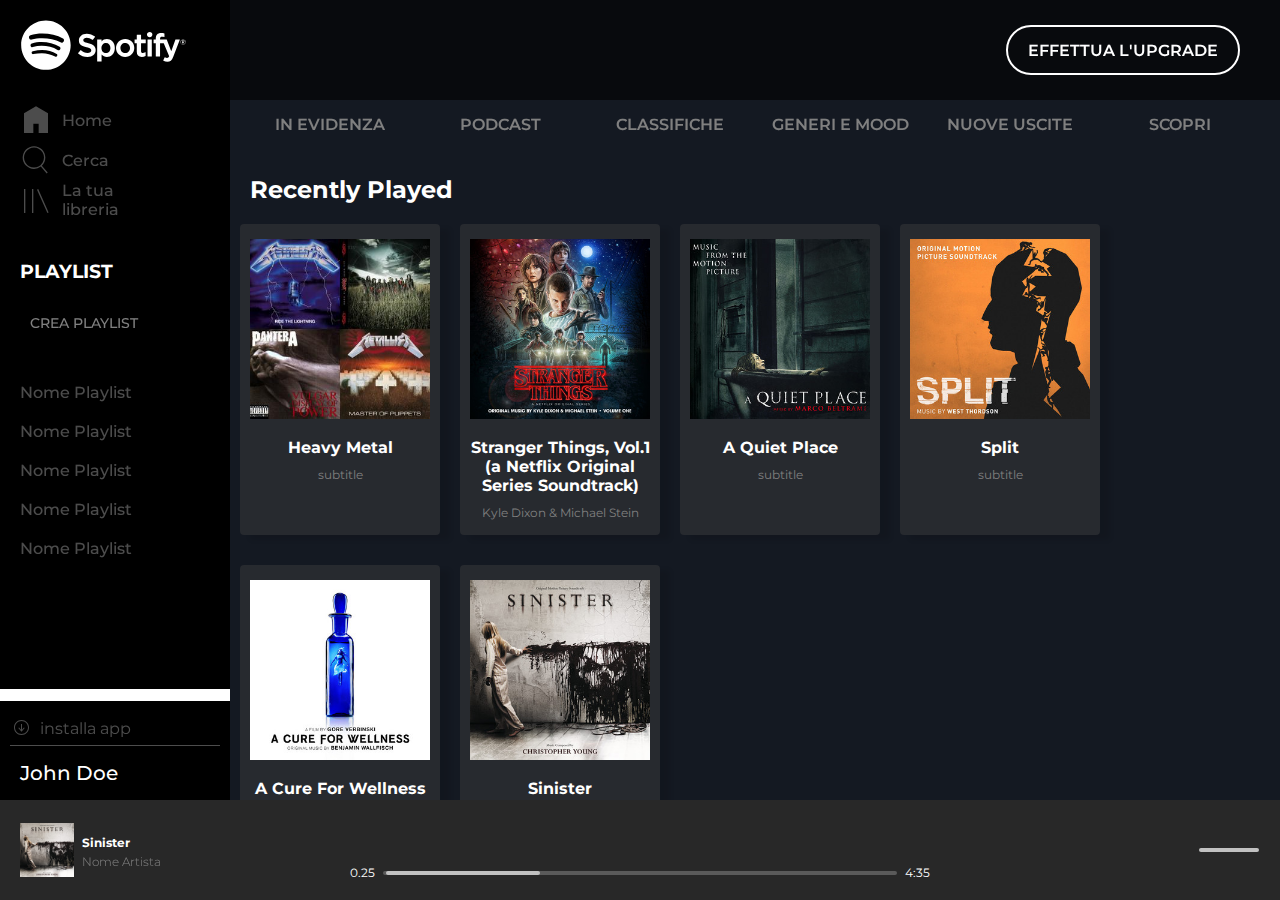
<file: index.html>
<!DOCTYPE html>
<html lang="en">
<head>
    <meta charset="UTF-8">
    <meta http-equiv="X-UA-Compatible" content="IE=edge">
    <meta name="viewport" content="width=device-width, initial-scale=1.0">
    <link rel="shortcut icon" type="image/png" href="img/favicon.ico">

    <title>Spotify</title>
    <link rel="stylesheet" href="css/framework.css">
    <link rel="stylesheet" href="css/style.css">
    <link rel="preconnect" href="https://fonts.gstatic.com">
    <link href="https://fonts.googleapis.com/css2?family=Montserrat:ital,wght@0,100;0,200;0,300;0,400;0,500;0,600;0,700;0,800;0,900;1,100;1,200;1,300;1,400;1,500;1,600;1,700;1,800;1,900&display=swap" rel="stylesheet">
    <link rel="stylesheet" href="https://cdnjs.cloudflare.com/ajax/libs/font-awesome/5.15.3/css/all.min.css" integrity="sha512-iBBXm8fW90+nuLcSKlbmrPcLa0OT92xO1BIsZ+ywDWZCvqsWgccV3gFoRBv0z+8dLJgyAHIhR35VZc2oM/gI1w==" crossorigin="anonymous" />
</head>
<body>
    <div class="container">
        <main>
            <div class="row">

                <!-- side navbar -->
                <div class=" row flex-col between-xs nav nav-xs">
                    <nav class="row flex-col no-wrapper-xs start-xs">
                        <!-- logo -->
                        <a href="#" class="box" id="logo">
                            <img src="img/logo.svg" alt="">
                        </a>
                        <a href="#" class="box" id="logo-xs">
                            <img src="img/logo-small.svg" alt="">
                        </a>

                        <!-- links -->
                        <div class="row flex-col">
                            <a href="#" class="nav-link dark-filter30"><img src="img/home.svg" alt=""><span class="side-xs">Home</span></a>
                            <a href="#" class="nav-link dark-filter30"><img src="img/search.svg" alt=""><span class="side-xs">Cerca</span></a>
                            <a href="#" class="nav-link dark-filter30"><img src="img/libreria.svg" alt=""><span class="side-xs">La tua libreria</span></a>
                        </div>

                        <!-- playlist -->
                        <div class="playlist side-xs">
                            <h3>playlist</h3>
                            <a href="#" class=" dark-filter50 new-playlist middle-xs">
                                <i class=" fas fa-plus-square"></i>
                                <span class="">crea playlist</span>
                            </a>
                        </div>
                        <div class="scrollable side-xs">
                            <ul class="pl-list row flex-col">
                                <li><a class="dark-filter30" href="">Nome Playlist</a></li>
                                <li><a class="dark-filter30" href="">Nome Playlist</a></li>
                                <li><a class="dark-filter30" href="">Nome Playlist</a></li>
                                <li><a class="dark-filter30" href="">Nome Playlist</a></li>
                                <li><a class="dark-filter30" href="">Nome Playlist</a></li>
                                <li><a class="dark-filter30" href="">Nome Playlist</a></li>
                                <li><a class="dark-filter30" href="">Nome Playlist</a></li>
                                <li><a class="dark-filter30" href="">Nome Playlist</a></li>
                                <li><a class="dark-filter30" href="">Nome Playlist</a></li>
                                <li><a class="dark-filter30" href="">Nome Playlist</a></li>
                                <li><a class="dark-filter30" href="">Nome Playlist</a></li>
                                <li><a class="dark-filter30" href="">Nome Playlist</a></li>
                                <li><a class="dark-filter30" href="">Ultima Playlist</a></li>

                            </ul>
                        </div>
                    </nav>

                    <!-- nav foot -->
                    <div class="nav-foot">
                        <div href="#" class="download ">
                            <a href="#" class="row dark-filter30">
                                <img src="img/download.svg" alt="">
                                <span href="#" class="side-xs">installa app</span href="#">
                            </a>
                        </div>
                        <div class="user row">
                            <i class="fas fa-user-circle"></i>
                            <span class="side-xs">John Doe</span>
                        </div>
                    </div>
                </div>
                <!-- fine side navbar -->

                <!-- main body  -->
                <div  class="">
                    <!-- call to action -->
                    <div class="main-box">
                        <div class="row top-bar top-bar-xs">
                            <div class="box">
                                <div class="row call-to-action center-xs end-md">
                                    <a href="#" class="end-xs btn-cta">effettua l'upgrade</a>
                                </div>
                            </div>
                        </div>
                        <!-- fine call to action -->
                        <!-- inizio corpo pagina -->
                        <div class="container-fluid">
                            <div class="content">
                                <!-- categorie -->
                                <div class="row around-sm  around-md center-xs center-lg wrapper-xs wrapper-sm">
                                    <div class="categoria col-xs-12 col-md-2 col-lg-1 dark-filter50">
                                        <a href="#">in evidenza</a>
                                        <div class="sub"></div>
                                    </div>
                                    <div class="categoria dark-filter50 col-xs-12 col-md-2 col-lg-1 ">
                                        <a href="#">podcast</a>
                                        <div class="sub"></div>
                                    </div>
                                    <div class="categoria dark-filter50 col-xs-12 col-md-2 col-lg-1">
                                        <a href="#">classifiche</a>
                                        <div class="sub"></div>
                                    </div>
                                    <div class="categoria dark-filter50 col-xs-12 col-md-2 col-lg-1">
                                        <a href="#">generi e mood</a>
                                        <div class="sub"></div>
                                    </div>
                                    <div class="categoria dark-filter50 col-xs-12 col-md-2 col-lg-1">
                                        <a href="#">nuove uscite</a>
                                        <div class="sub"></div>
                                    </div>
                                    <div class="categoria dark-filter50 col-xs-12 col-md-2 col-lg-1">
                                        <a href="#">scopri</a>
                                        <div class="sub"></div>
                                    </div>
                                </div>
                                <!-- fine categorie -->
                                <!-- inizio ultimi ascolti -->
                                <section>
                                    <div class="content-box">
                                        <h2>Recently Played</h2>
                                    </div>
                                    <div class="row wrapper-xs start-xs ">
                                        <div class="card row flex-col col-xs-6 col-sm-2 middle-xs no-wrapper-xs">
                                            <div class="img-box">
                                                <img src="img/metal_lifting.jpg" alt="">
                                                <div class="play img-box">
                                                    <a href="#"><i class="dark-filter80 far fa-play-circle"></i></a>
                                                </div>
                                            </div>
                                            <a class="underline" href="#"><h4>Heavy Metal</h4></a>
                                            <span><a class="underline" href="#">subtitle</a></span>
                                        </div>
                                        <div class="card row flex-col col-xs-6 middle-xs">
                                            <div class="img-box">
                                                <img src="img/stranger.jpeg" alt="">
                                                <div class="play img-box">
                                                    <a href="#"><i class="dark-filter50 far fa-play-circle"></i></a>
                                                </div>
                                            </div>
                                            <a class="underline" href="#"><h4>Stranger Things, Vol.1 (a Netflix Original Series Soundtrack)</h4></a>
                                            <span><a class="underline" href="#">Kyle Dixon &#38; Michael Stein</a></span>
                                        </div>
                                        <div class="card row flex-col col-xs-6 middle-xs">
                                            <div class="img-box">
                                                <img src="img/aquietplace.jpeg" alt="">
                                                <div class="play img-box">
                                                    <a href="#"><i class="dark-filter50 far fa-play-circle"></i></a>
                                                </div>
                                            </div>
                                            <a class="underline" href="#"><h4>A Quiet Place</h4></a>
                                            <span><a class="underline" href="#">subtitle</a></span>
                                        </div>
                                        <div class="card row flex-col col-xs-6 middle-xs">
                                            <div class="img-box">
                                                <img src="img/split.jpeg" alt="">
                                                <div class="play img-box">
                                                    <a href="#"><i class="dark-filter50 far fa-play-circle"></i></a>
                                                </div>
                                            </div>
                                            <a class="underline" href="#"><h4>Split</h4></a>
                                            <span><a class="underline" href="#">subtitle</a></span>
                                        </div>
                                        <div class="card row flex-col col-xs-6 middle-xs">
                                            <div class="img-box">
                                                <img src="img/cure.jpeg" alt="">
                                                <div class="play img-box">
                                                    <a href="#"><i class="dark-filter50 far fa-play-circle"></i></a>
                                                </div>
                                            </div>
                                            <a class="underline" href="#"><h4>A Cure For Wellness</h4></a>
                                            <span><a class="underline" href="#">subtitle</a></span>
                                        </div>
                                        <div class="card row flex-col col-xs-6 middle-xs">
                                            <div class="img-box">
                                                <img src="img/sinister.jpeg" alt="">
                                                <div class="play img-box">
                                                    <a href="#"><i class="dark-filter50 far fa-play-circle"></i></a>
                                                </div>
                                            </div>
                                            <a class="underline" href="#"><h4>Sinister</h4></a>
                                            <span>subtitle</span>
                                        </div>
                                    </div>
                                </section>
                                <!-- fine ultimi ascolti -->
                                <!-- inizio creato per te -->
                                <section>
                                    <div class="content-box">
                                        <h2>Creato per John Doe</h2>
                                        <h6>Pi&ugrave; ascolti, pi&ugrave; accurati saranno i suggerimenti</h6>
                                    </div>
                                    <div class="row start-xs">
                                        <div class="card row flex-col col-xs-2 middle-xs no-wrapper-xs">
                                            <div class="img-box">
                                                <img src="img/radar.jpeg" alt="">
                                                <div class="play img-box">
                                                    <a href="#"><i class="dark-filter80 far fa-play-circle"></i></a>
                                                </div>
                                            </div>
                                                <a class="underline" href="#"><h4>Relase Radar</h4></a>
                                        </div>
                                        <div class="card row flex-col col-xs-2 middle-xs no-wrapper-xs">
                                            <div class="img-box">
                                                <img src="img/mixdaily.jpeg" alt="">
                                                <div class="play img-box">
                                                    <a href="#"><i class="dark-filter80 far fa-play-circle"></i></a>
                                                </div>
                                            </div>
                                                <a class="underline" href="#"><h4>Daily Mix 1</h4></a>
                                        </div>
                                    </div>
                                </section>
                                <!-- fine creato per te -->
                                <section>
                                    <div class="content-box">
                                        <h2>Artisti pi&ugrave; popolari</h2>
                                        <h6>Pi&ugrave; ascolti, pi&ugrave; accurati saranno i suggerimenti</h6>
                                    </div>
                                    <div class="row start-xs">
                                        <div class="card row flex-col col-xs-2 middle-xs no-wrapper-xs">
                                            <div class="img-box">
                                                <img class="artista" src="img/einaudi.jpeg" alt="">
                                                <div class="artista play img-box">
                                                    <a href="#"><i class="dark-filter80 far fa-play-circle"></i></a>
                                                </div>
                                            </div>
                                                <a class="underline" href="#"><h4>Ludovico Einaudi</h4></a>
                                                <span>artista</span>
                                        </div>
                                        <div class="card row flex-col col-xs-2 middle-xs no-wrapper-xs">
                                            <div class="img-box">
                                                <img class="artista" src="img/youg.jpeg" alt="">
                                                <div class="artista play img-box">
                                                    <a href="#"><i class="dark-filter80 far fa-play-circle"></i></a>
                                                </div>
                                            </div>
                                                <a class="underline" href="#"><h4>Youg</h4></a>
                                                <span>artista</span>
                                        </div>
                                    </div>
                                </section>
                            </div>
                        </div>

                    </div>


                </div>
                <!-- fine  main body -->
            </div>
        </main>

        <!-- inizio footer/tool bar -->
        <footer>
            <div class="row ">
                <div class="col-xs-4 col-sm-4 info-variant-xs">
                    <div class="box row middle-xs start-xs">
                        <a href="#" class="img-foot"><img src="img/sinister.jpeg" alt=""></a>
                        <div class="info-track">
                            <a href="#" class="" ><strong>Sinister</strong></a>
                            <a href="#" class="info-artist dark-filter50"> <span class="">Nome Artista</span> </a>
                        </div>
                        <div class="actions row flex-col">
                            <a class="dark-filter50 side-xs" href="#"><i class="col-sm-offset-2  far fa-heart"></i></a>
                            <a class="dark-filter50 side-xs" href="#"><i class="col-sm-offset-2 far fa-folder"></i></a>
                        </div>
                    </div>
                </div>
                <div id="player-int" class="col-xs-5 col-md-6">
                    <div class="box row flex-col ">
                        <div class="player row col-xs-6 center-xs no-shrink-xs">
                            <a class="dark-filter80 row middle-xs center-xs" href="#"><i class="fas fa-random"></i></a>
                            <a class="dark-filter80 row middle-xs center-xs" href="#"><i class="fas fa-step-backward"></i></a>
                            <a class="dark-filter80 row middle-xs center-xs" href="#"><i class="far fa-play-circle"></i></a>
                            <a class="dark-filter80 row middle-xs center-xs" href="#"><i class="fas fa-step-forward"></i></a>
                            <a class="dark-filter80 row middle-xs center-xs" href="#"><i class="fas fa-redo-alt"></i></a>
                        </div>
                        <div class="player row col-xs-6 between-xs middle-xs">
                            <span>0.25</span>
                            <div class="bar col-xs-12" >
                                <div class="bar prog" >
                                    <div class="manopola"></div>
                                </div>
                            </div>
                            <span>4:35</span>
                        </div>
                    </div>
                </div>
                <div class="col-xs-4 col-sm-4">
                    <div class="box dx-side row middle-xs start-xs around-md">
                        <div class="dx-side-box start-xs end-sm row flex-col-xs flex-row-sm">
                            <div class="row around-xs tool end-md">
                                <a href="#"><i class="fas fa-list dark-filter80"></i></a>
                                <a href="#"><i class="fas fa-tv dark-filter80"></i></a>
                            </div>    
                            <div class="vol row middle-xs start-xs">
                                <a href="#"><i class="fas fa-volume-up dark-filter80"></i></a>
                                <div id="volume" class="bar">
                                    <div class="bar prog" >
                                        <div class="manopola"></div>
                                    </div>
                                </div>
                            </div> 
                        </div>       
                    </div>
                </div>
                <!-- <div class="col-xs-1">

                </div> -->
            </div>
        </footer>
        <!-- fine footer/tool bar -->
    </div>
</body>
</html>
</file>
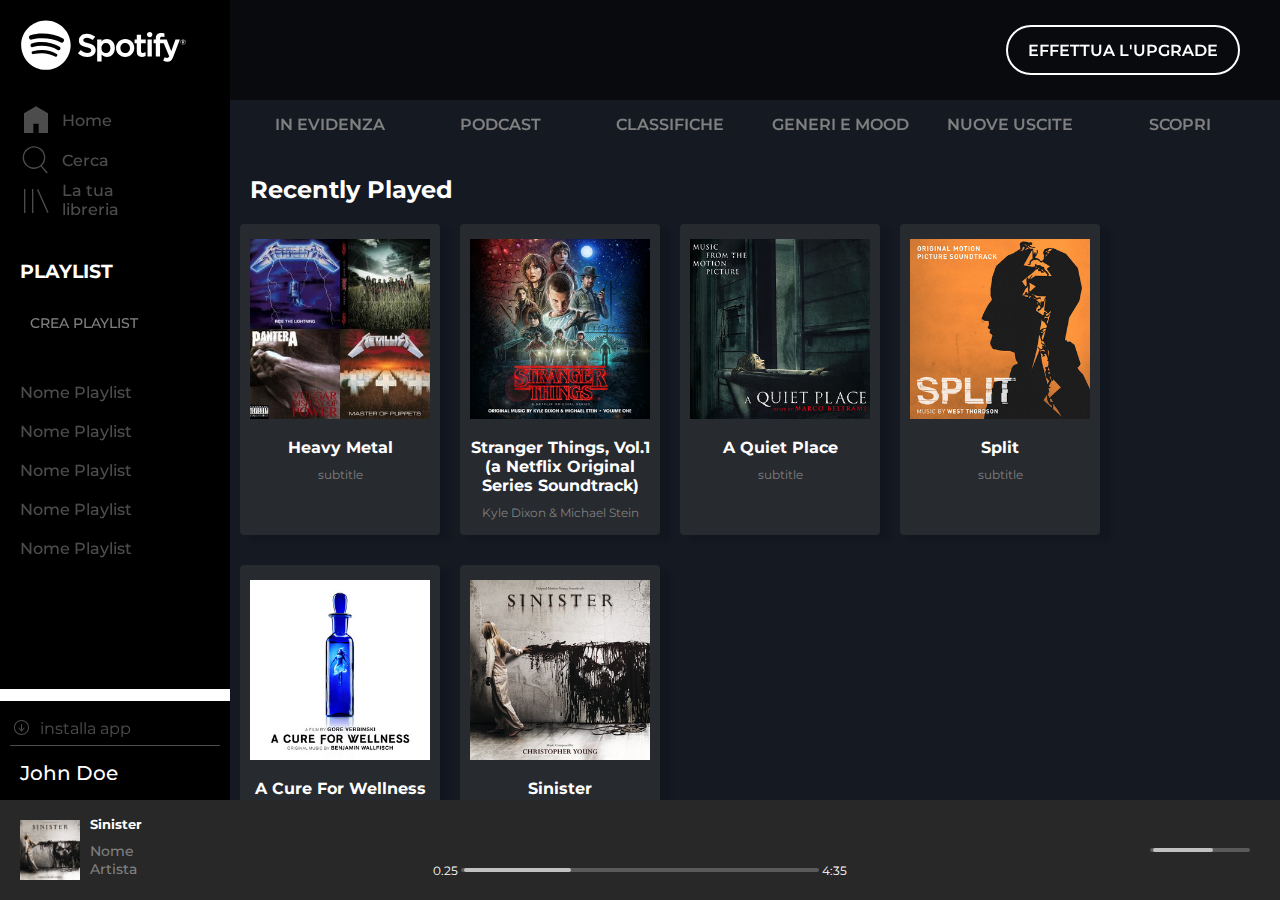
<file: indexmk2.html>
<!DOCTYPE html>
<html lang="en">
<head>
    <meta charset="UTF-8">
    <meta http-equiv="X-UA-Compatible" content="IE=edge">
    <meta name="viewport" content="width=device-width, initial-scale=1.0">
    <link rel="shortcut icon" type="image/png" href="img/favicon.ico">

    <title>Spotify</title>
    <link rel="stylesheet" href="css/framework.css">
    <link rel="stylesheet" href="css/style.css">
    <link rel="preconnect" href="https://fonts.gstatic.com">
    <link href="https://fonts.googleapis.com/css2?family=Montserrat:ital,wght@0,100;0,200;0,300;0,400;0,500;0,600;0,700;0,800;0,900;1,100;1,200;1,300;1,400;1,500;1,600;1,700;1,800;1,900&display=swap" rel="stylesheet">
    <link rel="stylesheet" href="https://cdnjs.cloudflare.com/ajax/libs/font-awesome/5.15.3/css/all.min.css" integrity="sha512-iBBXm8fW90+nuLcSKlbmrPcLa0OT92xO1BIsZ+ywDWZCvqsWgccV3gFoRBv0z+8dLJgyAHIhR35VZc2oM/gI1w==" crossorigin="anonymous" />
</head>
<body>
    <div class="container">
        <main>
            <div class="row">

                <!-- side navbar -->
                <div class=" row flex-col between-xs nav nav-xs">
                    <nav class="row flex-col no-wrapper-xs start-xs">
                        <!-- logo -->
                        <a href="#" class="box" id="logo">
                            <img src="img/logo.svg" alt="">
                        </a>
                        <a href="#" class="box" id="logo-xs">
                            <img src="img/logo-small.svg" alt="">
                        </a>

                        <!-- links -->
                        <div class="row flex-col">
                            <a href="#" class="nav-link dark-filter30"><img src="img/home.svg" alt=""><span class="side-xs">Home</span></a>
                            <a href="#" class="nav-link dark-filter30"><img src="img/search.svg" alt=""><span class="side-xs">Cerca</span></a>
                            <a href="#" class="nav-link dark-filter30"><img src="img/libreria.svg" alt=""><span class="side-xs">La tua libreria</span></a>
                        </div>

                        <!-- playlist -->
                        <div class="playlist side-xs">
                            <h3>playlist</h3>
                            <a href="#" class=" dark-filter50 new-playlist middle-xs">
                                <i class=" fas fa-plus-square"></i>
                                <span class="">crea playlist</span>
                            </a>
                        </div>
                        <div class="scrollable side-xs">
                            <ul class="pl-list row flex-col">
                                <li><a class="dark-filter30" href="">Nome Playlist</a></li>
                                <li><a class="dark-filter30" href="">Nome Playlist</a></li>
                                <li><a class="dark-filter30" href="">Nome Playlist</a></li>
                                <li><a class="dark-filter30" href="">Nome Playlist</a></li>
                                <li><a class="dark-filter30" href="">Nome Playlist</a></li>
                                <li><a class="dark-filter30" href="">Nome Playlist</a></li>
                                <li><a class="dark-filter30" href="">Nome Playlist</a></li>
                                <li><a class="dark-filter30" href="">Nome Playlist</a></li>
                                <li><a class="dark-filter30" href="">Nome Playlist</a></li>
                                <li><a class="dark-filter30" href="">Nome Playlist</a></li>
                                <li><a class="dark-filter30" href="">Nome Playlist</a></li>
                                <li><a class="dark-filter30" href="">Nome Playlist</a></li>
                                <li><a class="dark-filter30" href="">Ultima Playlist</a></li>

                            </ul>
                        </div>
                    </nav>

                    <!-- nav foot -->
                    <div class="nav-foot">
                        <div href="#" class="download ">
                            <a href="#" class="row dark-filter30">
                                <img src="img/download.svg" alt="">
                                <span href="#" class="side-xs">installa app</span href="#">
                            </a>
                        </div>
                        <div class="user row">
                            <i class="fas fa-user-circle"></i>
                            <span class="side-xs">John Doe</span>
                        </div>
                    </div>
                </div>
                <!-- fine side navbar -->

                <!-- main body  -->
                <div  class="">
                    <!-- call to action -->
                    <div class="main-box">
                        <div class="row top-bar top-bar-xs">
                            <div class="box">
                                <div class="row call-to-action center-xs end-md">
                                    <a href="#" class="end-xs btn-cta">effettua l'upgrade</a>
                                </div>
                            </div>
                        </div>
                        <!-- fine call to action -->
                        <!-- inizio corpo pagina -->
                        <div class="container-fluid">
                            <div class="content">
                                <!-- categorie -->
                                <div class="row around-sm  around-md center-xs center-lg wrapper-xs wrapper-sm">
                                    <div class="categoria col-xs-12 col-md-2 col-lg-1 dark-filter50">
                                        <a href="#">in evidenza</a>
                                        <div class="sub"></div>
                                    </div>
                                    <div class="categoria dark-filter50 col-xs-12 col-md-2 col-lg-1 ">
                                        <a href="#">podcast</a>
                                        <div class="sub"></div>
                                    </div>
                                    <div class="categoria dark-filter50 col-xs-12 col-md-2 col-lg-1">
                                        <a href="#">classifiche</a>
                                        <div class="sub"></div>
                                    </div>
                                    <div class="categoria dark-filter50 col-xs-12 col-md-2 col-lg-1">
                                        <a href="#">generi e mood</a>
                                        <div class="sub"></div>
                                    </div>
                                    <div class="categoria dark-filter50 col-xs-12 col-md-2 col-lg-1">
                                        <a href="#">nuove uscite</a>
                                        <div class="sub"></div>
                                    </div>
                                    <div class="categoria dark-filter50 col-xs-12 col-md-2 col-lg-1">
                                        <a href="#">scopri</a>
                                        <div class="sub"></div>
                                    </div>
                                </div>
                                <!-- fine categorie -->
                                <!-- inizio ultimi ascolti -->
                                <section>
                                    <div class="content-box">
                                        <h2>Recently Played</h2>
                                    </div>
                                    <div class="row wrapper-xs start-xs ">
                                        <div class="card row flex-col col-xs-6 col-sm-2 middle-xs no-wrapper-xs">
                                            <div class="img-box">
                                                <img src="img/metal_lifting.jpg" alt="">
                                                <div class="play img-box">
                                                    <a href="#"><i class="dark-filter80 far fa-play-circle"></i></a>
                                                </div>
                                            </div>
                                            <a class="underline" href="#"><h4>Heavy Metal</h4></a>
                                            <span><a class="underline" href="#">subtitle</a></span>
                                        </div>
                                        <div class="card row flex-col col-xs-6 middle-xs">
                                            <div class="img-box">
                                                <img src="img/stranger.jpeg" alt="">
                                                <div class="play img-box">
                                                    <a href="#"><i class="dark-filter50 far fa-play-circle"></i></a>
                                                </div>
                                            </div>
                                            <a class="underline" href="#"><h4>Stranger Things, Vol.1 (a Netflix Original Series Soundtrack)</h4></a>
                                            <span><a class="underline" href="#">Kyle Dixon &#38; Michael Stein</a></span>
                                        </div>
                                        <div class="card row flex-col col-xs-6 middle-xs">
                                            <div class="img-box">
                                                <img src="img/aquietplace.jpeg" alt="">
                                                <div class="play img-box">
                                                    <a href="#"><i class="dark-filter50 far fa-play-circle"></i></a>
                                                </div>
                                            </div>
                                            <a class="underline" href="#"><h4>A Quiet Place</h4></a>
                                            <span><a class="underline" href="#">subtitle</a></span>
                                        </div>
                                        <div class="card row flex-col col-xs-6 middle-xs">
                                            <div class="img-box">
                                                <img src="img/split.jpeg" alt="">
                                                <div class="play img-box">
                                                    <a href="#"><i class="dark-filter50 far fa-play-circle"></i></a>
                                                </div>
                                            </div>
                                            <a class="underline" href="#"><h4>Split</h4></a>
                                            <span><a class="underline" href="#">subtitle</a></span>
                                        </div>
                                        <div class="card row flex-col col-xs-6 middle-xs">
                                            <div class="img-box">
                                                <img src="img/cure.jpeg" alt="">
                                                <div class="play img-box">
                                                    <a href="#"><i class="dark-filter50 far fa-play-circle"></i></a>
                                                </div>
                                            </div>
                                            <a class="underline" href="#"><h4>A Cure For Wellness</h4></a>
                                            <span><a class="underline" href="#">subtitle</a></span>
                                        </div>
                                        <div class="card row flex-col col-xs-6 middle-xs">
                                            <div class="img-box">
                                                <img src="img/sinister.jpeg" alt="">
                                                <div class="play img-box">
                                                    <a href="#"><i class="dark-filter50 far fa-play-circle"></i></a>
                                                </div>
                                            </div>
                                            <a class="underline" href="#"><h4>Sinister</h4></a>
                                            <span>subtitle</span>
                                        </div>
                                    </div>
                                </section>
                                <!-- fine ultimi ascolti -->
                                <!-- inizio creato per te -->
                                <section>
                                    <div class="content-box">
                                        <h2>Creato per John Doe</h2>
                                        <h6>Pi&ugrave; ascolti, pi&ugrave; accurati saranno i suggerimenti</h6>
                                    </div>
                                    <div class="row start-xs">
                                        <div class="card row flex-col col-xs-2 middle-xs no-wrapper-xs">
                                            <div class="img-box">
                                                <img src="img/radar.jpeg" alt="">
                                                <div class="play img-box">
                                                    <a href="#"><i class="dark-filter80 far fa-play-circle"></i></a>
                                                </div>
                                            </div>
                                                <a class="underline" href="#"><h4>Relase Radar</h4></a>
                                        </div>
                                        <div class="card row flex-col col-xs-2 middle-xs no-wrapper-xs">
                                            <div class="img-box">
                                                <img src="img/mixdaily.jpeg" alt="">
                                                <div class="play img-box">
                                                    <a href="#"><i class="dark-filter80 far fa-play-circle"></i></a>
                                                </div>
                                            </div>
                                                <a class="underline" href="#"><h4>Daily Mix 1</h4></a>
                                        </div>
                                    </div>
                                </section>
                                <!-- fine creato per te -->
                                <section>
                                    <div class="content-box">
                                        <h2>Artisti pi&ugrave; popolari</h2>
                                        <h6>Pi&ugrave; ascolti, pi&ugrave; accurati saranno i suggerimenti</h6>
                                    </div>
                                    <div class="row start-xs">
                                        <div class="card row flex-col col-xs-2 middle-xs no-wrapper-xs">
                                            <div class="img-box">
                                                <img class="artista" src="img/einaudi.jpeg" alt="">
                                                <div class="artista play img-box">
                                                    <a href="#"><i class="dark-filter80 far fa-play-circle"></i></a>
                                                </div>
                                            </div>
                                            <a class="underline" href="#"><h4>Ludovico Einaudi</h4></a>
                                            <span>artista</span>
                                        </div>
                                        <div class="card row flex-col col-xs-2 middle-xs no-wrapper-xs">
                                            <div class="img-box">
                                                <img class="artista" src="img/youg.jpeg" alt="">
                                                <div class="artista play img-box">
                                                    <a href="#"><i class="dark-filter80 far fa-play-circle"></i></a>
                                                </div>
                                            </div>
                                            <a class="underline" href="#"><h4>Youg</h4></a>
                                            <span>artista</span>
                                        </div>
                                    </div>
                                </section>
                            </div>
                        </div>
                    </div>
                </div>
                <!-- fine  main body -->
            </div>
        </main>

        <!-- inizio footer/tool bar -->
        <footer>
            <div class="row between-xs">
                <div class="col-sx-side">
                    <div class="footer-cont row middle-xs start-xs">
                        <img src="img/sinister.jpeg" alt="">
                        <div class="track-info">
                            <h5 class="side-xs">Sinister</h5>
                            <h6 class="side-xs">Nome Artista</h6>
                        </div>
                        <div class="buttons">
                            <a class="dark-filter50 side-xs" href="#"><i class="col-sm-offset-2  far fa-heart"></i></a>
                            <a class="dark-filter50 side-xs" href="#"><i class="col-sm-offset-2 far fa-folder"></i></a>
                        </div>
                    </div>
                </div>
                <div class="col-center-side">
                    <div class="footer-cont">
                        <div class="player-inter row flex-col between-xs">
                            <div class="action-int row center-xs">
                                <a class="dark-filter80 row middle-xs center-xs" href="#"><i class="fas fa-random"></i></a>
                                <a class="dark-filter80 row middle-xs center-xs" href="#"><i class="fas fa-step-backward"></i></a>
                                <a class="dark-filter80 row middle-xs center-xs" href="#"><i class="far fa-play-circle"></i></a>
                                <a class="dark-filter80 row middle-xs center-xs" href="#"><i class="fas fa-step-forward"></i></a>
                                <a class="dark-filter80 row middle-xs center-xs" href="#"><i class="fas fa-redo-alt"></i></a>
                            </div>
                            <div class="bar-int row center-xs middle-xs">
                                <span>0.25</span>
                                <div class="bar" >
                                    <div class="bar prog" >
                                        <div class="manopola"></div>
                                    </div>
                                </div>
                                <span>4:35</span>
                            </div>
                        </div>
                    </div>
                </div>
                <div class="col-dx-side">
                    <div class="footer-cont">
                        <div class="side-tools row middle-xs end-xs">
                            <a href="#"><i class="fas fa-list dark-filter80"></i></a>
                            <a href="#"><i class="fas fa-tv dark-filter80"></i></a>
                            <a href="#" class="volum">
                                <i class="fas fa-volume-up dark-filter80"></i>
                                <div class="vol-xs">
                                    <div class="vert-bar">
                                        <div class="vert-bar vert-prog">
                                            <div class="vert-manopola"></div>
                                        </div>
                                    </div>
                                </div>
                            </a>
                            <div id="volume" class="bar side-xs-spec">
                                <div class="bar prog" >
                                    <div class="manopola"></div>
                                </div>
                            </div>
                        </div>
                    </div>
                </div>
            </div>
        </footer>
        <!-- fine footer/tool bar -->
    </div>
</body>
</html>
</file>
<file: css/framework.css>
*{
    margin: 0;
    padding: 0;
    box-sizing: border-box;
}

.container-fluid{
    width: 100%;
    
}

.row{
    display: flex;
}

/* intervalli */

@media screen and (min-width: 320px) {
    /* grid mesures */
        .col-xs-1 {flex-basis: calc(100% / 12); max-width: calc(100% / 12);}
        .col-xs-2 {flex-basis: calc((100% / 12) * 2); max-width: calc((100% / 12) * 2);}
        .col-xs-3 {flex-basis: calc((100% / 12) * 3); max-width: calc((100% / 12) * 3);}
        .col-xs-4 {flex-basis: calc((100% / 12) * 4); max-width: calc((100% / 12) * 4);}
        .col-xs-5 {flex-basis: calc((100% / 12) * 5); max-width: calc((100% / 12) * 5);}
        .col-xs-6 {flex-basis: calc((100% / 12) * 6); max-width: calc((100% / 12) * 6);}
        .col-xs-7 {flex-basis: calc((100% / 12) * 7); max-width: calc((100% / 12) * 7);}
        .col-xs-8 {flex-basis: calc((100% / 12) * 8); max-width: calc((100% / 12) * 8);}
        .col-xs-9 {flex-basis: calc((100% / 12) * 9); max-width: calc((100% / 12) * 9);}
        .col-xs-10 {flex-basis: calc((100% / 12) * 10); max-width: calc((100% / 12) * 10);}
        .col-xs-11 {flex-basis: calc((100% / 12) * 11); max-width: calc((100% / 12) * 11);}
        .col-xs-12 {flex-basis: calc((100% / 12) * 12); max-width: calc((100% / 12) * 12);}

    /* offsets */

        .col-xs-offset-1 {margin-left:calc(100% / 12)}
        .col-xs-offset-2 {margin-left: calc((100% / 12) * 2)}
        .col-xs-offset-3 {margin-left: calc((100% / 12) * 3)}
        .col-xs-offset-4 {margin-left: calc((100% / 12) * 4)}
        .col-xs-offset-5 {margin-left: calc((100% / 12) * 5)}
        .col-xs-offset-6 {margin-left: calc((100% / 12) * 6)}
        .col-xs-offset-7 {margin-left: calc((100% / 12) * 7)}
        .col-xs-offset-8 {margin-left: calc((100% / 12) * 8)}
        .col-xs-offset-9 {margin-left: calc((100% / 12) * 9)}
        .col-xs-offset-10 {margin-left: calc((100% / 12) * 10)}
        .col-xs-offset-11 {margin-left: calc((100% / 12) * 11)}

        .no-shrink-xs{
            flex-shrink: 0;
        }

        .start-xs {
            justify-content: flex-start;
        }
        
        .center-xs{
            justify-content: center;
        }
        
        .end-xs {
            justify-content: flex-end;
        }
        
        .around-xs {
            justify-content: space-around;
        }
        .between-xs {
            justify-content: space-between;
        }
        
        .top-xs{
            align-items: flex-start;
        }
        
        .middle-xs{
            align-items: center;
        }
        
        .bottom-xs {
            align-items: flex-end;
        }

        .wrapper-xs{
            flex-wrap: wrap;
        }

        .no-wrapper-xs{
            flex-wrap: nowrap;
        }

        .flex-first-xs{
            order: -1;
        }

        .flex-col{
            flex-direction: column;
        }
        
        .flex-col-xs{
            flex-direction: column;
        }
}


@media screen and (min-width: 576px) {

    /* grid mesures */
        .col-sm-1 {flex-basis: calc(100% / 12); max-width: calc(100% / 12);}
        .col-sm-2 {flex-basis: calc((100% / 12) * 2); max-width: calc((100% / 12) * 2);}
        .col-sm-3 {flex-basis: calc((100% / 12) * 3); max-width: calc((100% / 12) * 3);}
        .col-sm-4 {flex-basis: calc((100% / 12) * 4); max-width: calc((100% / 12) * 4);}
        .col-sm-5 {flex-basis: calc((100% / 12) * 5); max-width: calc((100% / 12) * 5);}
        .col-sm-6 {flex-basis: calc((100% / 12) * 6); max-width: calc((100% / 12) * 6);}
        .col-sm-7 {flex-basis: calc((100% / 12) * 7); max-width: calc((100% / 12) * 7);}
        .col-sm-8 {flex-basis: calc((100% / 12) * 8); max-width: calc((100% / 12) * 8);}
        .col-sm-9 {flex-basis: calc((100% / 12) * 9); max-width: calc((100% / 12) * 9);}
        .col-sm-10 {flex-basis: calc((100% / 12) * 10); max-width: calc((100% / 12) * 10);}
        .col-sm-11 {flex-basis: calc((100% / 12) * 11); max-width: calc((100% / 12) * 11);}
        .col-sm-12 {flex-basis: calc((100% / 12) * 12); max-width: calc((100% / 12) * 12);}

    /* offsets */

        .col-sm-offset-1 {margin-left:calc(100% / 12)}
        .col-sm-offset-2 {margin-left: calc((100% / 12) * 2)}
        .col-sm-offset-3 {margin-left: calc((100% / 12) * 3)}
        .col-sm-offset-4 {margin-left: calc((100% / 12) * 4)}
        .col-sm-offset-5 {margin-left: calc((100% / 12) * 5)}
        .col-sm-offset-6 {margin-left: calc((100% / 12) * 6)}
        .col-sm-offset-7 {margin-left: calc((100% / 12) * 7)}
        .col-sm-offset-8 {margin-left: calc((100% / 12) * 8)}
        .col-sm-offset-9 {margin-left: calc((100% / 12) * 9)}
        .col-sm-offset-10 {margin-left: calc((100% / 12) * 10)}
        .col-sm-offset-11 {margin-left: calc((100% / 12) * 11)}

        .start-sm {
            justify-content: flex-start;
        }
        
        .center-sm{
            justify-content: center;
        }
        
        .end-sm {
            justify-content: flex-end;
        }
        
        .around-sm {
            justify-content: space-around;
        }
        .between-sm {
            justify-content: space-between;
        }
        
        .top-sm{
            align-items: flex-start;
        }
        
        .middle-sm{
            align-items: center;
        }
        
        .bottom-sm {
            align-items: flex-end;
        }

        .wrapper-sm{
            flex-wrap: wrap;
        }

        .container-sm{
            width: 1070px;
            margin: 0 auto;
        }

        .flex-first-sm{
            order: -1;
        }

        .flex-row-sm{
            flex-direction: row;
        }
}

@media screen and (min-width: 768px){

    /* grid mesures */
        .col-md-1 {flex-basis: calc(100% / 12); max-width: calc(100% / 12);}
        .col-md-2 {flex-basis: calc((100% / 12) * 2); max-width: calc((100% / 12) * 2);}
        .col-md-3 {flex-basis: calc((100% / 12) * 3); max-width: calc((100% / 12) * 3);}
        .col-md-4 {flex-basis: calc((100% / 12) * 4); max-width: calc((100% / 12) * 4);}
        .col-md-5 {flex-basis: calc((100% / 12) * 5); max-width: calc((100% / 12) * 5);}
        .col-md-6 {flex-basis: calc((100% / 12) * 6); max-width: calc((100% / 12) * 6);}
        .col-md-7 {flex-basis: calc((100% / 12) * 7); max-width: calc((100% / 12) * 7);}
        .col-md-8 {flex-basis: calc((100% / 12) * 8); max-width: calc((100% / 12) * 8);}
        .col-md-9 {flex-basis: calc((100% / 12) * 9); max-width: calc((100% / 12) * 9);}
        .col-md-10 {flex-basis: calc((100% / 12) * 10); max-width: calc((100% / 12) * 10);}
        .col-md-11 {flex-basis: calc((100% / 12) * 11); max-width: calc((100% / 12) * 11);}
        .col-md-12 {flex-basis: calc((100% / 12) * 12); max-width: calc((100% / 12) * 12);}
    
    /* offsets */
    
        .col-md-offset-1 {margin-left:calc(100% / 12)}
        .col-md-offset-2 {margin-left: calc((100% / 12) * 2)}
        .col-md-offset-3 {margin-left: calc((100% / 12) * 3)}
        .col-md-offset-4 {margin-left: calc((100% / 12) * 4)}
        .col-md-offset-5 {margin-left: calc((100% / 12) * 5)}
        .col-md-offset-6 {margin-left: calc((100% / 12) * 6)}
        .col-md-offset-7 {margin-left: calc((100% / 12) * 7)}
        .col-md-offset-8 {margin-left: calc((100% / 12) * 8)}
        .col-md-offset-9 {margin-left: calc((100% / 12) * 9)}
        .col-md-offset-10 {margin-left: calc((100% / 12) * 10)}
        .col-md-offset-11 {margin-left: calc((100% / 12) * 11)}

        .start-md {
            justify-content: flex-start;
        }
        
        .center-md{
            justify-content: center;
        }
        
        .end-md{
            justify-content: flex-end;
        }
        
        .around-md{
            justify-content: space-around;
        }
        .between-md{
            justify-content: space-between;
        }
        
        .top-md{
            align-items: flex-start;
        }
        
        .middle-md{
            align-items: center;
        }
        
        .bottom-md{
            align-items: flex-end;
        }

        .container-md{
            margin: 0 auto;
            width: 740px;
        }

        .wrapper-md{
            flex-wrap: wrap;
        }

        .flex-first-md{
            order: -1;
        }
}

@media screen and (min-width: 992px){

    /* grid mesures */
        .col-lg-1 {flex-basis: calc(100% / 12); max-width: calc(100% / 12);}
        .col-lg-2 {flex-basis: calc((100% / 12) * 2); max-width: calc((100% / 12) * 2);}
        .col-lg-3 {flex-basis: calc((100% / 12) * 3); max-width: calc((100% / 12) * 3);}
        .col-lg-4 {flex-basis: calc((100% / 12) * 4); max-width: calc((100% / 12) * 4);}
        .col-lg-5 {flex-basis: calc((100% / 12) * 5); max-width: calc((100% / 12) * 5);}
        .col-lg-6 {flex-basis: calc((100% / 12) * 6); max-width: calc((100% / 12) * 6);}
        .col-lg-7 {flex-basis: calc((100% / 12) * 7); max-width: calc((100% / 12) * 7);}
        .col-lg-8 {flex-basis: calc((100% / 12) * 8); max-width: calc((100% / 12) * 8);}
        .col-lg-9 {flex-basis: calc((100% / 12) * 9); max-width: calc((100% / 12) * 9);}
        .col-lg-10 {flex-basis: calc((100% / 12) * 10); max-width: calc((100% / 12) * 10);}
        .col-lg-11 {flex-basis: calc((100% / 12) * 11); max-width: calc((100% / 12) * 11);}
        .col-lg-12 {flex-basis: calc((100% / 12) * 12); max-width: calc((100% / 12) * 12);}
        
    /* offsets */
        
        .col-lg-offset-1 {margin-left:calc(100% / 12)}
        .col-lg-offset-2 {margin-left: calc((100% / 12) * 2)}
        .col-lg-offset-3 {margin-left: calc((100% / 12) * 3)}
        .col-lg-offset-4 {margin-left: calc((100% / 12) * 4)}
        .col-lg-offset-5 {margin-left: calc((100% / 12) * 5)}
        .col-lg-offset-6 {margin-left: calc((100% / 12) * 6)}
        .col-lg-offset-7 {margin-left: calc((100% / 12) * 7)}
        .col-lg-offset-8 {margin-left: calc((100% / 12) * 8)}
        .col-lg-offset-9 {margin-left: calc((100% / 12) * 9)}
        .col-lg-offset-10 {margin-left: calc((100% / 12) * 10)}
        .col-lg-offset-11 {margin-left: calc((100% / 12) * 11)}
    
        .start-lg {
            justify-content: flex-start;
        }
        
        .center-lg{
            justify-content: center;
        }
        
        .end-lg{
            justify-content: flex-end;
        }
        
        .around-lg{
            justify-content: space-around;
        }
        .between-lg{
            justify-content: space-between;
        }
        
        .top-lg{
            align-items: flex-start;
        }
        
        .middle-lg{
            align-items: center;
        }
        
        .bottom-lg{
            align-items: flex-end;
        }

        .container-lg{
            margin: 0 auto;
            width: 991px;
        }
    
        .wrapper-lg{
            flex-wrap: wrap;
        }

        .flex-first-lg{
            order: -1;
        }
    }
</file>
<file: css/style.css>
/* common */

body{
    font-family: 'Montserrat', sans-serif;
    color:white;
    overflow-y: hidden;
}

main{
    height: calc(100vh - 100px);
    width: 100%;
}

main>.row{
    height: 100%;
}

.box{
    width: 100%;
}

.dark-filter30{
    filter: brightness(0.30);
}

.dark-filter50{
    filter: brightness(0.50);
}

.dark-filter80{
    filter: brightness(0.80);
}

.dark-filter30:hover, .dark-filter50:hover, .dark-filter80:hover{
    filter: brightness(1);
}

a{
    text-decoration: none;
    color: white;
}

li{
    list-style-type:none ;
}

.main-box .container-fluid{
    height: calc(100% - 100px);
    overflow-y: auto;
}

/* side navbar */

nav{
    background-color: #000000;
    width: 100%;
    height: calc(100% - 111px);
    padding: 10px 20px;
    position: relative;
    z-index: 2;
    min-height: 480px;
}
.nav{
    width: 230px;
    flex-shrink: 0;
    flex-grow: 0;
}


@media screen and (max-width:576px) {
    .nav-xs{
        min-width: none;
        flex-shrink: 0;
        flex-grow: 0;
        width: 60px;
    }

    .side-xs{
        display: none;
    }
    nav{
        padding-left: 10px;
    }
    nav .nav-link:hover{
        border-left: 5px solid #1ed760;
        margin-left: 0px;
        padding-left: 10px;
    }
    .xs-variant{
        flex-basis: 70px;
        min-width: 70px;
    }
}



.nav .box, nav .box{
    max-width: 60%;
}

#logo-xs{
        margin: 10px 20px 30px 0;
        z-index: 999999;
        display: inline-block;
        height: 35px;
}

#logo-xs img{
    height: 100%;
}

#logo{
        display: none;
}

@media screen and (min-width:576px){
    #logo-xs{
        display:none;
    }

    #logo{
        margin: 10px 20px 30px 0;
        z-index: 999999;
        display: inline-block;
        height: 50px;
    }

    #logo img{
        height: 100%;
    }
    .user>i{
        text-align: center;
    }
    .nav-foot{
        padding: 10px 20px;
    }
}





/* voci principai */

nav .nav-link{
    height: 40px;
    width: 70%;
    display: flex;
    align-items: center;
    text-decoration: none;
    color:white ;
    font-weight: 500;
}

nav .nav-link:hover{
    border-left: 5px solid #1ed760;
    margin-left: -20px;
    padding-left: 15px;
}

nav .nav-link>img{
    height: 80%;
    color:#656565 ;
    margin-right: 10px;
}

/* playlist */

nav .playlist{
    margin:40px 0 30px 0;
    width: 100%;
    background-color: black;
}

nav .playlist>h3{
    text-transform: uppercase;
}

.new-playlist{
    height: 40px;
    display: flex;
    align-content: center;
    margin-top: 20px;
}

.new-playlist>i{
    font-size: 50px;
    margin-right: 10px;
}

.new-playlist>span{
    font-size: 14px;
    font-weight: 500;
    text-transform: uppercase;
}

.pl-list{
    overflow-y: auto;
}

.pl-list>li{
    margin: 10px 0;
    font-size: 16px;
    font-weight: 500;
}

.scrollable{
    width: 100%;
    min-height: 100px;
    max-height: 200px;
    overflow-y: auto;
}

/* side nav foot */

 .nav-foot{
    background-color: black;
    padding: 10px 10px;
    max-height: 111px;
    flex-shrink: 2;
}

.download{
    border-bottom: 1px solid #4d4d4d;
}

.download a{
    align-items: center;
    padding: 7px 0;
}

.download>a>img{
    height: 20px;
    margin-right: 10px;
}

.user{
    align-items: center;
    padding: 15px 0 5px 0;
    flex-shrink: 1;
}

.user>i{
    font-size: 40px;
    margin-right: 10px;
}

.user>span{
    font-size: 20px;
    font-weight: 500;
}
/* main body */

.main-box{
    background-color:#141922;
    height: 100%;
}

/* top banner */

.call-to-action{
    height: 100px;
    align-items: center;
    background-color: rgba(0, 0, 0, 0.6);
    text-transform: uppercase;
    font-size: 16px;
    font-weight: 600;
}

.top-bar{
    position: fixed;
    top: 0;
    right: 0;
    z-index: 100;
}

.top-bar-xs{
    left: 50px;
}

@media  screen and (min-width:576px) {
    .top-bar-xs{
        left: 230px;
    }
}

.btn-cta{
    min-width: 200px;
    border-radius: 50px;
    border: 2px solid white;
    display: flex;
    align-items: center;
    justify-content: center;
    height: 50px;
    margin:0 40px;
    padding: 0 20px;

}

.btn-cta:hover{
    background-color:#1ed760 ;
}

@media screen and (max-height:350px){
    .top-bar{
        display: none;
    }

}

/* contenuto della pagina principale */

#side{
    max-width: calc(100% - 220px);
}

.content{
    margin-top: 100px;
    height: calc(100vh - 100px);
}

.container-fluid{
    min-height: calc(100vh - 100px);
}

/* categorie */

.categoria{
    height: 40px;
    margin: 15px 15px 0 15px;
    text-transform: uppercase;
    text-align: center;
    flex-grow: 1;
    flex-shrink: 0;
    min-width: 140px;
}

.categoria a{
    margin-bottom: 0;
    font-weight: 600;
    font-size: 16px;
    min-width: 100px;
}

.sub{
    width: 25%;
    margin: 5px auto;
    height: 2px;
    display: none;
    background-color: #1ed760;
}

.categoria:hover .sub{
    display: block;
}

.content-box{
    margin: 20px;
}

/* sezioni con card */



.card{
    margin: 0 10px 30px 10px;
    padding: 15px 10px;
    flex-shrink: 0;
    min-width: 200px;
    flex-basis: calc((100% / 6) - 20px);
    background-color: #272a2f;
    border-radius: 4px;
    box-shadow: 10px 5px 5px rgba(0, 0, 0, 0.1);
    min-height: 30px;
}

.card .img-box{
    width: 100%;
    position: relative;
}

.card .img-box .play{
    display: none;
    background-color: rgba(0, 0, 0, 0.4);
    width: 100%;
    height: calc(100% - 4px);
    position: absolute;
    left: 0;
    top: 0;
}

.card .img-box .play{
    font-size: 70px;
}

.card .img-box .play i{
    position: absolute;
    left: 50%;
    top: 50%;
    transform: translate(-50% , -50%);

}

.img-box:hover .play{
    display: block;
}

.card img{
    max-width: 100%;
}

.card h4{
    margin: 15px 0 10px 0;
    text-align: center;
}

.card span a, .card span{
    font-size: 12px;
    color: #808080;
}

.underline:hover{
    text-decoration: underline;
}

h6{
    font-weight: 500;
    font-size: 14px;
    margin: 10px 0;
    color: #808080;
}

.artista{
    border-radius: 50%;
}

/* footer */

@media  screen and (min-width:576) {
    footer .info-track strong {
        font-size: 16px;
    }
    footer .info-track .info-artist{
        font-size: 10px;
    }
}


footer{
    height: 100px;
    position: fixed;
    bottom: 0;
    left: 0;
    right: 0;
    z-index: 3;
}

footer>.row{
    background-color:#282828 ;
    height: 100%;
    z-index: 3;
}

footer .box{
    height: 100%;
    padding: 20px;
}

footer .box img{
    height: 100%;
}

footer .box .img-foot{
    height: 90%;
    width: 54px;


}
/* info traccia in riproduzione (sinistra) */

footer .info-track{
    margin-left: 3%;
}

footer .info-track strong{
    font-size: 12px;
}

footer .info-track .info-artist{
    font-size: 12px;
    font-weight: 300;
    display: block;
    margin-top: 3px;
}

footer .info-track .info-artist{
    max-width: 90px;
}

footer .actions a{
    font-size: 25px;
    width: 30px;
    margin-left: 50%;
}

footer .actions a:hover i{
    font-weight: 800;
}

#player-int{
    min-width: 175px;
    flex-grow: 1;
    flex-shrink: 0;
    justify-self: center;
}

.player{
    max-width: 100%;
    font-size: 12px;
    margin: 5px;
}

.player a{
    margin: 0 2%;
}

.player a:nth-child(even){
    font-size: 17px;
}

.player a:nth-child(3){
    font-size: 30px;
}

.player span{
    margin: 0 5px;
}



.bar{
    height: 4px;
    background-color: #5a5a5a;
    position: relative;
    border-radius: 2px;
}

.bar .prog{
    position:absolute;
    left: 0;
    background-color: #c1c1c1;
    width: 30%;
}

.manopola{
    height: 12px;
    width: 12px;
    border-radius: 100%;
    display: none;
    position: absolute;
    right: 0;
    background-color: white;
    border: 1px solid rgb(20, 20, 20);
    transform: translate(50% , -30%);
}

.bar:hover{
    cursor: pointer;
}

.bar:hover .manopola{
    display: block;
}

.bar:hover .prog{
    background-color: #1ed760;
}

footer .dx-side{
    width: 100%;
    padding-right: 10%;
}

footer .dx-side .dx-side-box{
    width: 80%;
}

footer .dx-side a {
    height: 10%;
}
footer .dx-side .vol a{
    height: 100%;
}

footer .dx-side>div>*{
    margin: 0 5px;
}

footer .dx-side .tool{
    width: 100%;
}

footer .dx-side .tool a{
    margin:0 5px;
}

#volume{
    max-width: 100px;
    margin: 0 20px 0 10px;
}

#volume .bar{
    min-width: 60px;
}


/* footer mk2 */
/* sx */

footer .col-sx-side{
    padding: 20px 20px;
    flex-basis: calc((100% / 20) * 3);
    max-width: calc((100% / 20) * 3);
}

footer .col-sx-side .footer-cont{
    height: 100%;
}

footer .col-sx-side img{
    height: 100%;
}

footer .col-sx-side .footer-cont .track-info{
    margin: 0 10px;
    padding: 3px 0 0 0;
}


/* center */

footer .col-center-side{
    flex-basis: calc((100% / 20) * 8);
    max-width: calc((100% / 20) * 8);
}

.action-int , .bar-int{
    height: 50%;
    flex-basis: 50%;
}

.player-inter{
    height: 100%;
    padding: 10px 0;
    width: 100%;
}


footer .col-center-side .footer-cont{
    height: 100%;
    width: 100%;
}

.action-int a{
    margin: 0 2%;
    font-size: 14px;
}

.action-int a:nth-child(even){
    font-size: 17px;
}

.action-int a:nth-child(3){
    font-size: 30px;
}




.bar-int{
    font-size: 12px;
}

.bar{
    height: 4px;
    background-color: #5a5a5a;
    position: relative;
    border-radius: 2px;
    width: 70%;
    margin: 0 3px;
}

.bar .prog{
    position:absolute;
    left: 0;
    background-color: #c1c1c1;
    width: 30%;
}

.manopola{
    height: 12px;
    width: 12px;
    border-radius: 100%;
    display: none;
    position: absolute;
    right: 0;
    background-color: white;
    border: 1px solid rgb(20, 20, 20);
    transform: translate(50% , -30%);
}

.bar:hover{
    cursor: pointer;
}

.bar:hover .manopola{
    display: block;
}

.bar:hover .prog{
    background-color: #1ed760;
}

/* dx */

footer .col-dx-side{
    flex-basis: calc((100% / 20) * 3);
    max-width: calc((100% / 20) * 3);
}

footer .col-dx-side .footer-cont{
    height: 100%;
}

footer .col-dx-side .footer-cont .side-tools{
    height: 100%;
    padding-right: 10px;
}

footer .col-dx-side .footer-cont .side-tools a{
    margin: 0 3px;
}

.volum{
    position: relative;
}

.vol-xs{
    position: absolute;
    height: 100px;
    width: 18px;
    top: 0;
    transform: translate(0 , -106%);
    background-color:#272a2f ;
    text-align: center;
    border: 1px solid rgb(39, 39, 39);
    border-radius: 3px;
    box-shadow: 1px 4px 4px 2px rgba(0, 0, 0, 0.308);
    display:none;
}

.vol-xs .vert-bar{
    height: 80%;
    margin: 10px auto;
    width: 4px;
    background-color: #5a5a5a;
    border-radius: 2px;
}

.vol-xs .vert-bar .vert-prog{
    height: 70%;
    width: 4.2px;
    background-color: #c1c1c1;
    position: absolute;
    bottom: 0;
}

.vert-bar:hover .vert-prog{
    background-color: #1ed760;
}

.vert-manopola{
    height: 12px;
    width: 12px;
    border-radius: 100%;
    position: absolute;
    right: 0;
    background-color: white;
    border: 1px solid rgb(20, 20, 20);
    transform: translate(30% , -30%);
}

.side-xs-spec{
    display: block;
}

@media screen and (max-width:960px){
    .volum:hover .vol-xs{
        display: block;
    }

    .side-xs-spec{
        display: none;
    }
}
</file>
